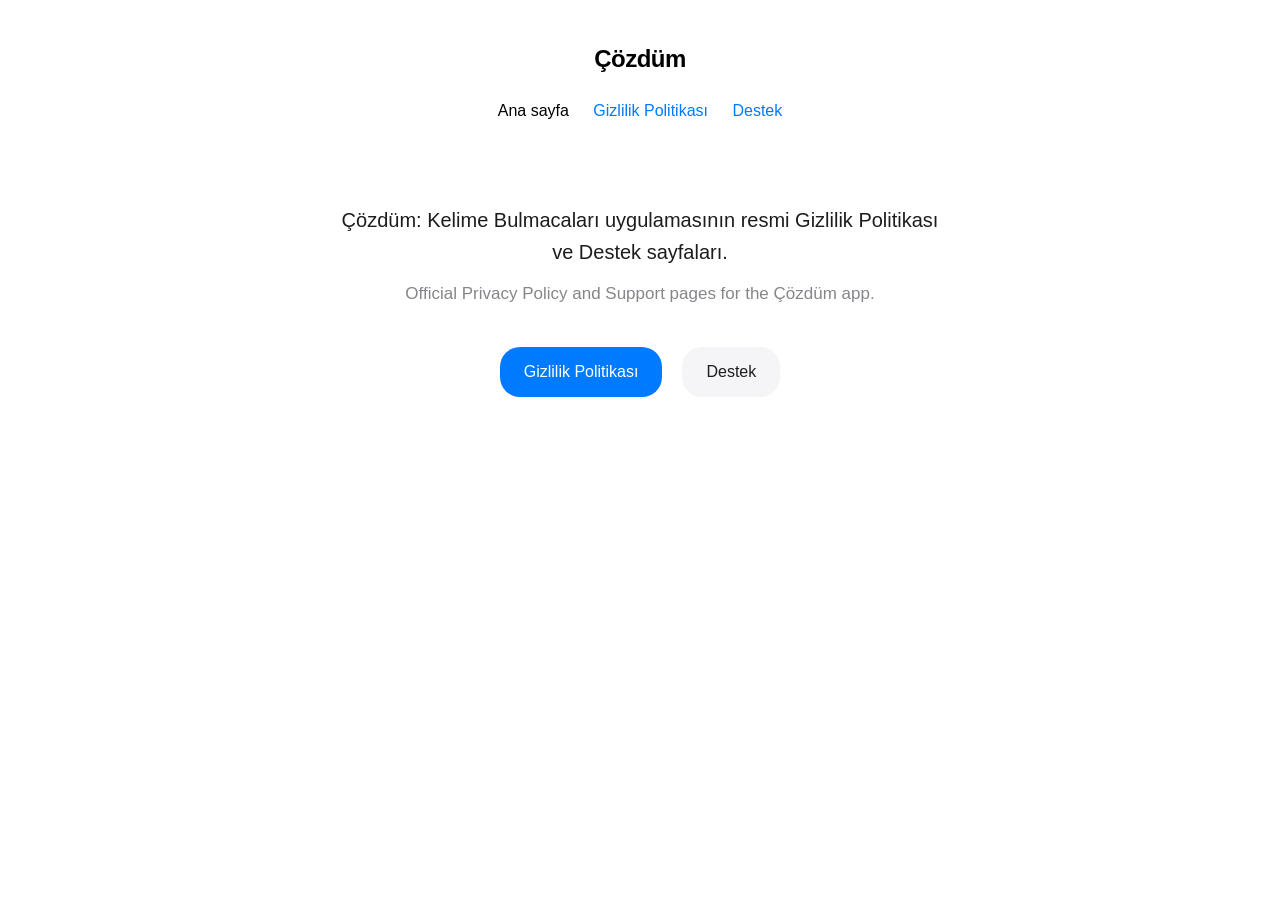
<file: index.html>
<!DOCTYPE html>
<html lang="tr">
<head>
    <meta charset="UTF-8">
    <meta name="viewport" content="width=device-width, initial-scale=1.0">
    <title>Çözdüm</title>
    <link rel="stylesheet" href="style.css">
</head>
<body>
    <div class="container">
        <header>
            <h1 class="site-title">Çözdüm</h1>
            <nav>
                <a href="index.html" class="active">Ana sayfa</a>
                <a href="privacy.html">Gizlilik Politikası</a>
                <a href="support.html">Destek</a>
            </nav>
        </header>

        <main style="text-align: center; padding-top: 40px;">
            <p style="font-size: 20px; color: #1d1d1f; max-width: 600px; margin: 0 auto 12px auto;">
                Çözdüm: Kelime Bulmacaları uygulamasının resmi Gizlilik Politikası ve Destek sayfaları.
            </p>
            <p class="muted" style="max-width: 600px; margin: 0 auto 40px auto;">
                Official Privacy Policy and Support pages for the Çözdüm app.
            </p>

            <div style="display: flex; gap: 20px; justify-content: center; flex-wrap: wrap;">
                <a href="privacy.html" style="background: #007aff; color: white; padding: 12px 24px; border-radius: 20px; font-weight: 500; text-decoration: none;">Gizlilik Politikası</a>
                <a href="support.html" style="background: #f5f5f7; color: #1d1d1f; padding: 12px 24px; border-radius: 20px; font-weight: 500; text-decoration: none;">Destek</a>
            </div>
        </main>
    </div>
</body>
</html>
</file>
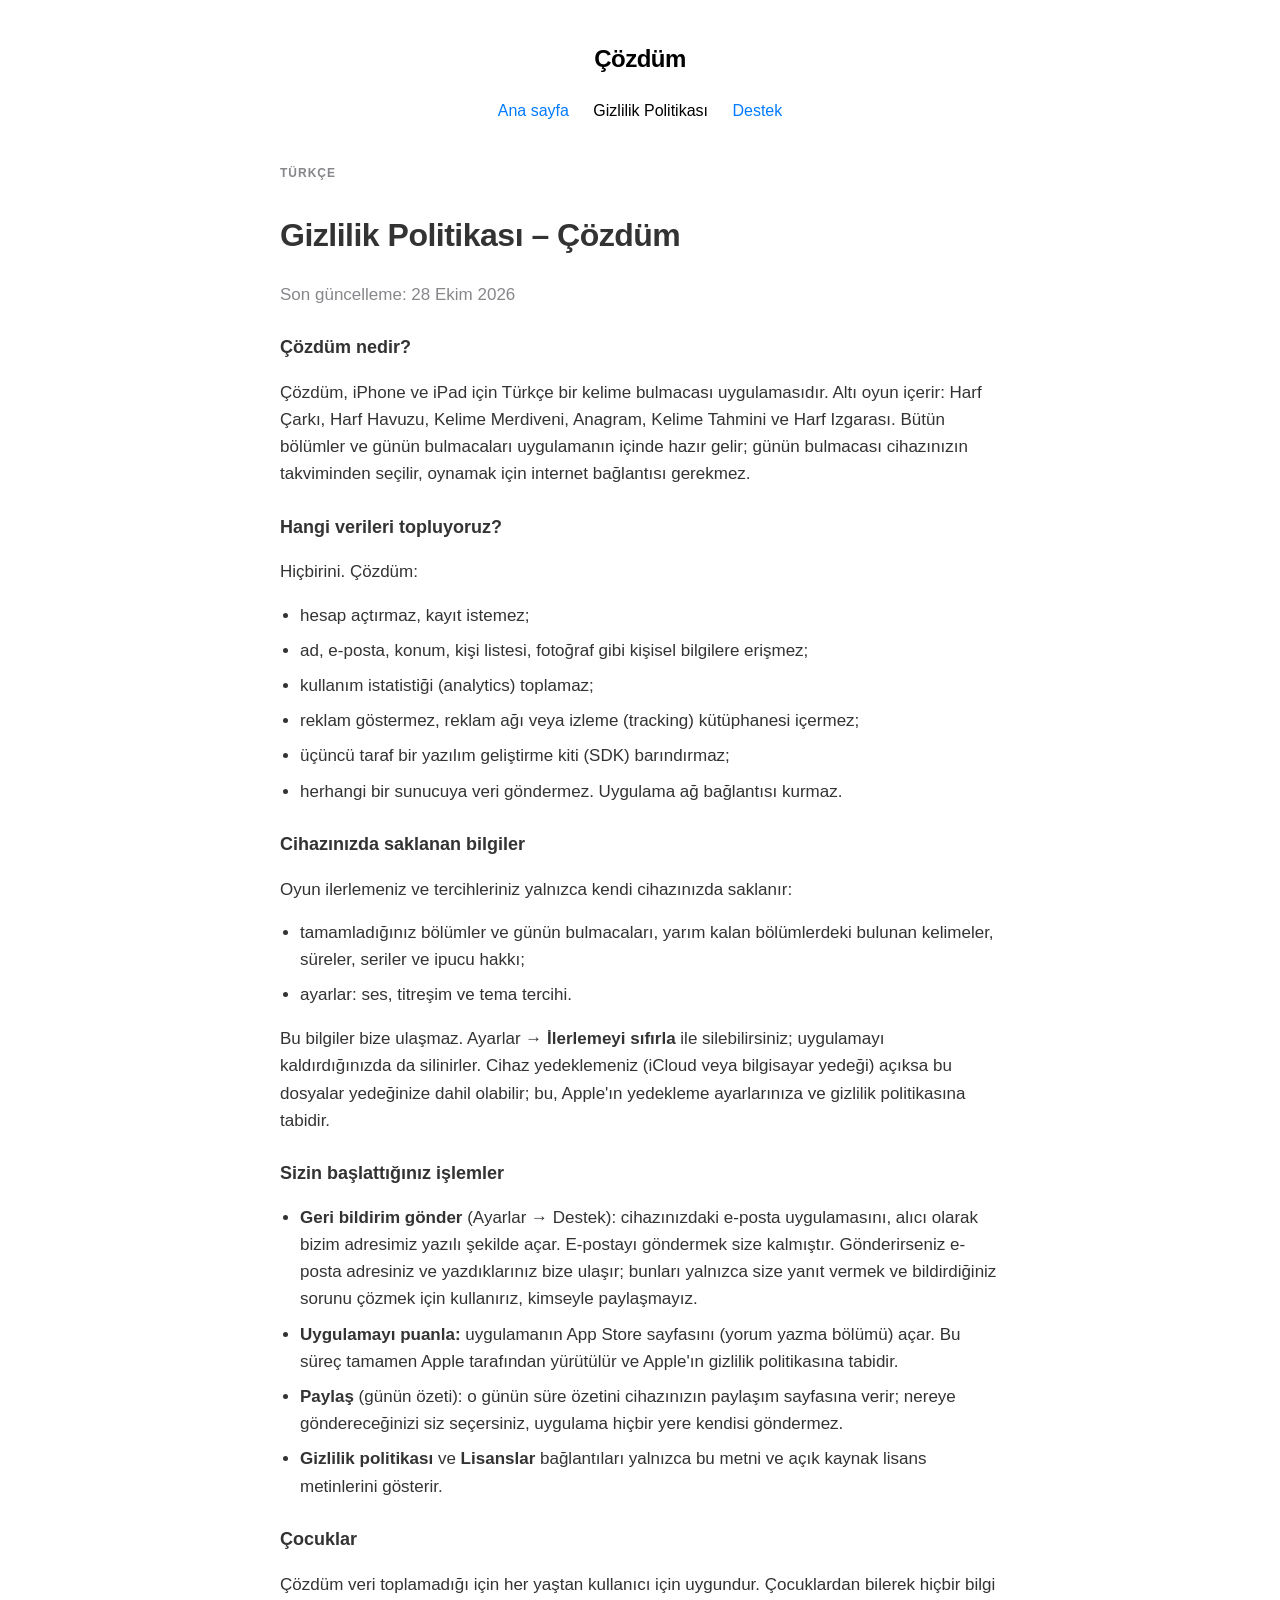
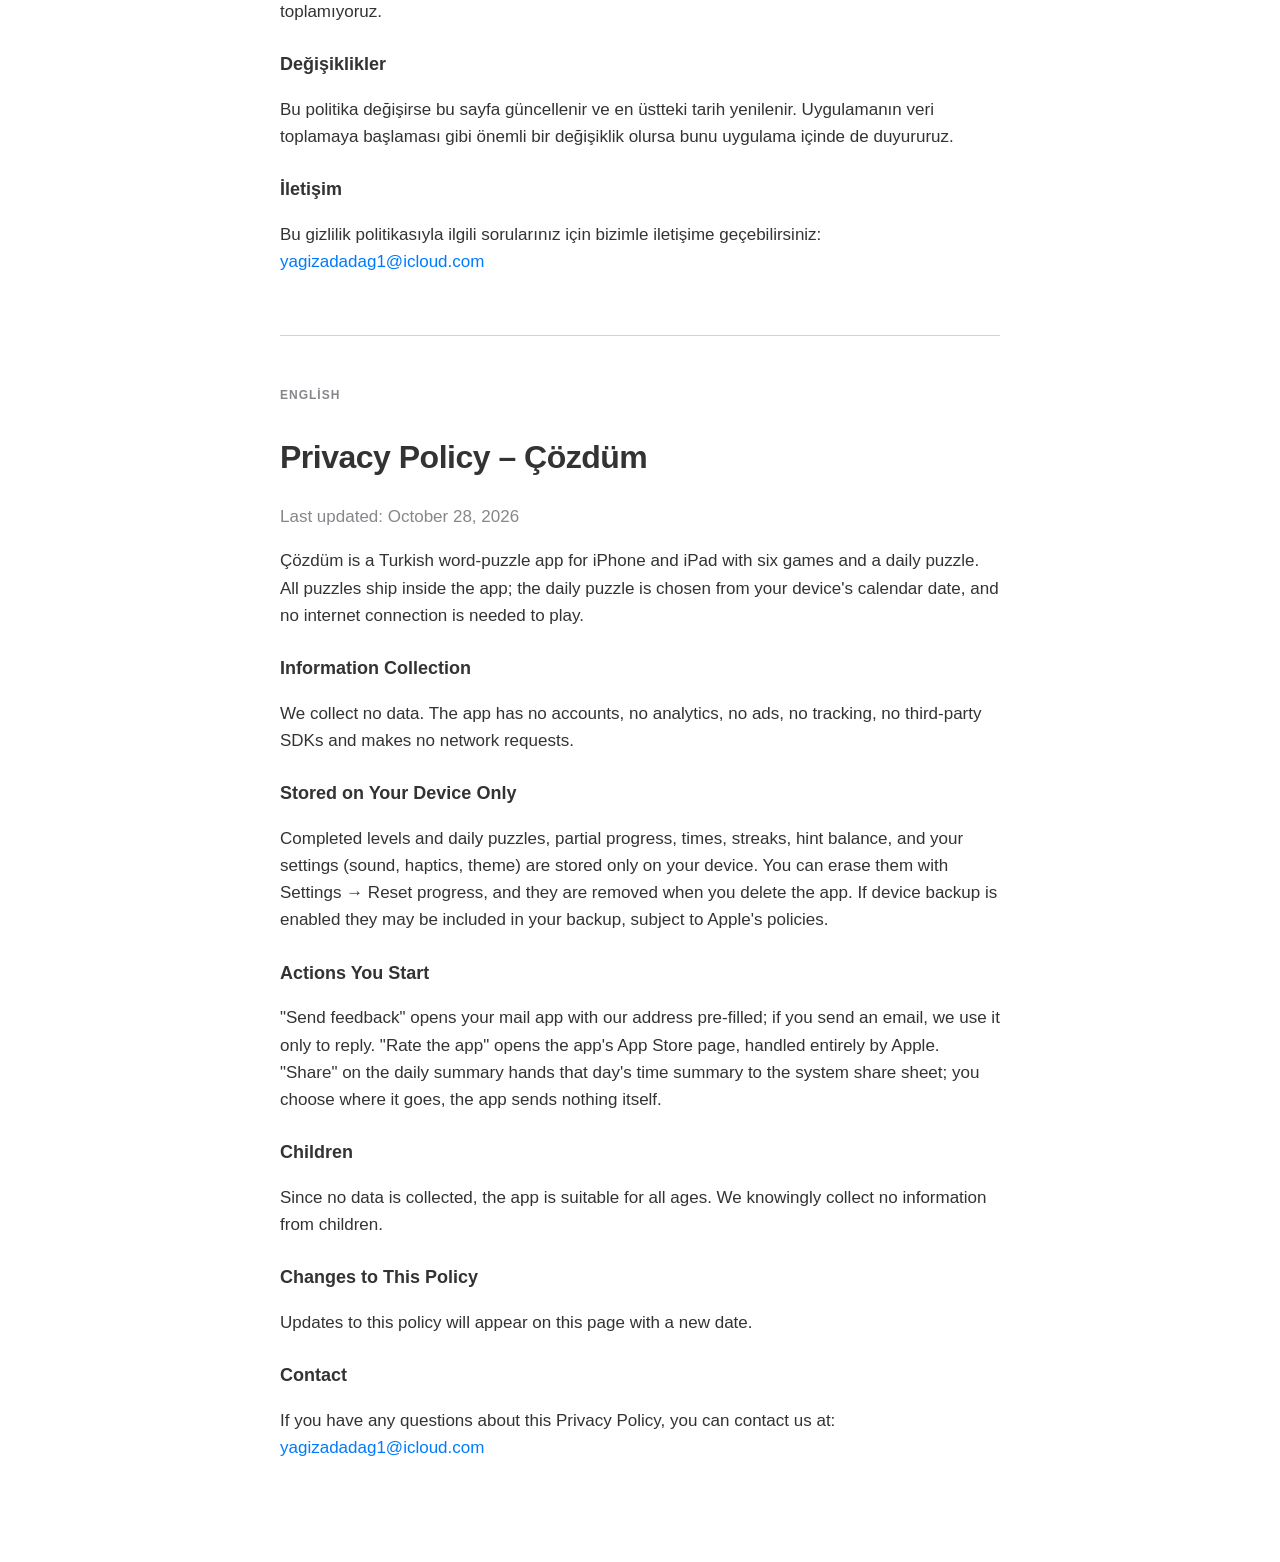
<file: privacy.html>
<!DOCTYPE html>
<html lang="tr">
<head>
    <meta charset="UTF-8">
    <meta name="viewport" content="width=device-width, initial-scale=1.0">
    <title>Gizlilik Politikası – Çözdüm</title>
    <link rel="stylesheet" href="style.css">
</head>
<body>
    <div class="container">
        <header>
            <h1 class="site-title">Çözdüm</h1>
            <nav>
                <a href="index.html">Ana sayfa</a>
                <a href="privacy.html" class="active">Gizlilik Politikası</a>
                <a href="support.html">Destek</a>
            </nav>
        </header>

        <main>
            <!-- TR Section -->
            <section class="lang-section">
                <span class="lang-label">Türkçe</span>
                <h1>Gizlilik Politikası – Çözdüm</h1>
                <p class="muted">Son güncelleme: 28 Ekim 2026</p>

                <h3>Çözdüm nedir?</h3>
                <p>Çözdüm, iPhone ve iPad için Türkçe bir kelime bulmacası uygulamasıdır. Altı oyun içerir: Harf Çarkı,
                    Harf Havuzu, Kelime Merdiveni, Anagram, Kelime Tahmini ve Harf Izgarası. Bütün bölümler ve günün
                    bulmacaları uygulamanın içinde hazır gelir; günün bulmacası cihazınızın takviminden seçilir, oynamak
                    için internet bağlantısı gerekmez.</p>

                <h3>Hangi verileri topluyoruz?</h3>
                <p>Hiçbirini. Çözdüm:</p>
                <ul>
                    <li>hesap açtırmaz, kayıt istemez;</li>
                    <li>ad, e-posta, konum, kişi listesi, fotoğraf gibi kişisel bilgilere erişmez;</li>
                    <li>kullanım istatistiği (analytics) toplamaz;</li>
                    <li>reklam göstermez, reklam ağı veya izleme (tracking) kütüphanesi içermez;</li>
                    <li>üçüncü taraf bir yazılım geliştirme kiti (SDK) barındırmaz;</li>
                    <li>herhangi bir sunucuya veri göndermez. Uygulama ağ bağlantısı kurmaz.</li>
                </ul>

                <h3>Cihazınızda saklanan bilgiler</h3>
                <p>Oyun ilerlemeniz ve tercihleriniz yalnızca kendi cihazınızda saklanır:</p>
                <ul>
                    <li>tamamladığınız bölümler ve günün bulmacaları, yarım kalan bölümlerdeki bulunan kelimeler,
                        süreler, seriler ve ipucu hakkı;</li>
                    <li>ayarlar: ses, titreşim ve tema tercihi.</li>
                </ul>
                <p>Bu bilgiler bize ulaşmaz. Ayarlar → <strong>İlerlemeyi sıfırla</strong> ile silebilirsiniz;
                    uygulamayı kaldırdığınızda da silinirler. Cihaz yedeklemeniz (iCloud veya bilgisayar yedeği) açıksa
                    bu dosyalar yedeğinize dahil olabilir; bu, Apple'ın yedekleme ayarlarınıza ve gizlilik politikasına
                    tabidir.</p>

                <h3>Sizin başlattığınız işlemler</h3>
                <ul>
                    <li><strong>Geri bildirim gönder</strong> (Ayarlar → Destek): cihazınızdaki e-posta uygulamasını,
                        alıcı olarak bizim adresimiz yazılı şekilde açar. E-postayı göndermek size kalmıştır.
                        Gönderirseniz e-posta adresiniz ve yazdıklarınız bize ulaşır; bunları yalnızca size yanıt vermek
                        ve bildirdiğiniz sorunu çözmek için kullanırız, kimseyle paylaşmayız.</li>
                    <li><strong>Uygulamayı puanla:</strong> uygulamanın App Store sayfasını (yorum yazma bölümü) açar.
                        Bu süreç tamamen Apple tarafından yürütülür ve Apple'ın gizlilik politikasına tabidir.</li>
                    <li><strong>Paylaş</strong> (günün özeti): o günün süre özetini cihazınızın paylaşım sayfasına
                        verir; nereye göndereceğinizi siz seçersiniz, uygulama hiçbir yere kendisi göndermez.</li>
                    <li><strong>Gizlilik politikası</strong> ve <strong>Lisanslar</strong> bağlantıları yalnızca bu
                        metni ve açık kaynak lisans metinlerini gösterir.</li>
                </ul>

                <h3>Çocuklar</h3>
                <p>Çözdüm veri toplamadığı için her yaştan kullanıcı için uygundur. Çocuklardan bilerek hiçbir bilgi
                    toplamıyoruz.</p>

                <h3>Değişiklikler</h3>
                <p>Bu politika değişirse bu sayfa güncellenir ve en üstteki tarih yenilenir. Uygulamanın veri toplamaya
                    başlaması gibi önemli bir değişiklik olursa bunu uygulama içinde de duyururuz.</p>

                <h3>İletişim</h3>
                <p>Bu gizlilik politikasıyla ilgili sorularınız için bizimle iletişime geçebilirsiniz:<br>
                    <a href="mailto:yagizadadag1@icloud.com">yagizadadag1@icloud.com</a>
                </p>
            </section>

            <hr>

            <!-- EN Section -->
            <section class="lang-section">
                <span class="lang-label">English</span>
                <h1>Privacy Policy – Çözdüm</h1>
                <p class="muted">Last updated: October 28, 2026</p>

                <p>Çözdüm is a Turkish word-puzzle app for iPhone and iPad with six games and a daily puzzle. All
                    puzzles ship inside the app; the daily puzzle is chosen from your device's calendar date, and no
                    internet connection is needed to play.</p>

                <h3>Information Collection</h3>
                <p>We collect no data. The app has no accounts, no analytics, no ads, no tracking, no third-party SDKs
                    and makes no network requests.</p>

                <h3>Stored on Your Device Only</h3>
                <p>Completed levels and daily puzzles, partial progress, times, streaks, hint balance, and your settings
                    (sound, haptics, theme) are stored only on your device. You can erase them with Settings → Reset
                    progress, and they are removed when you delete the app. If device backup is enabled they may be
                    included in your backup, subject to Apple's policies.</p>

                <h3>Actions You Start</h3>
                <p>"Send feedback" opens your mail app with our address pre-filled; if you send an email, we use it only
                    to reply. "Rate the app" opens the app's App Store page, handled entirely by Apple. "Share" on the
                    daily summary hands that day's time summary to the system share sheet; you choose where it goes,
                    the app sends nothing itself.</p>

                <h3>Children</h3>
                <p>Since no data is collected, the app is suitable for all ages. We knowingly collect no information from
                    children.</p>

                <h3>Changes to This Policy</h3>
                <p>Updates to this policy will appear on this page with a new date.</p>

                <h3>Contact</h3>
                <p>If you have any questions about this Privacy Policy, you can contact us at:<br>
                    <a href="mailto:yagizadadag1@icloud.com">yagizadadag1@icloud.com</a>
                </p>
            </section>
        </main>
    </div>
</body>
</html>
</file>
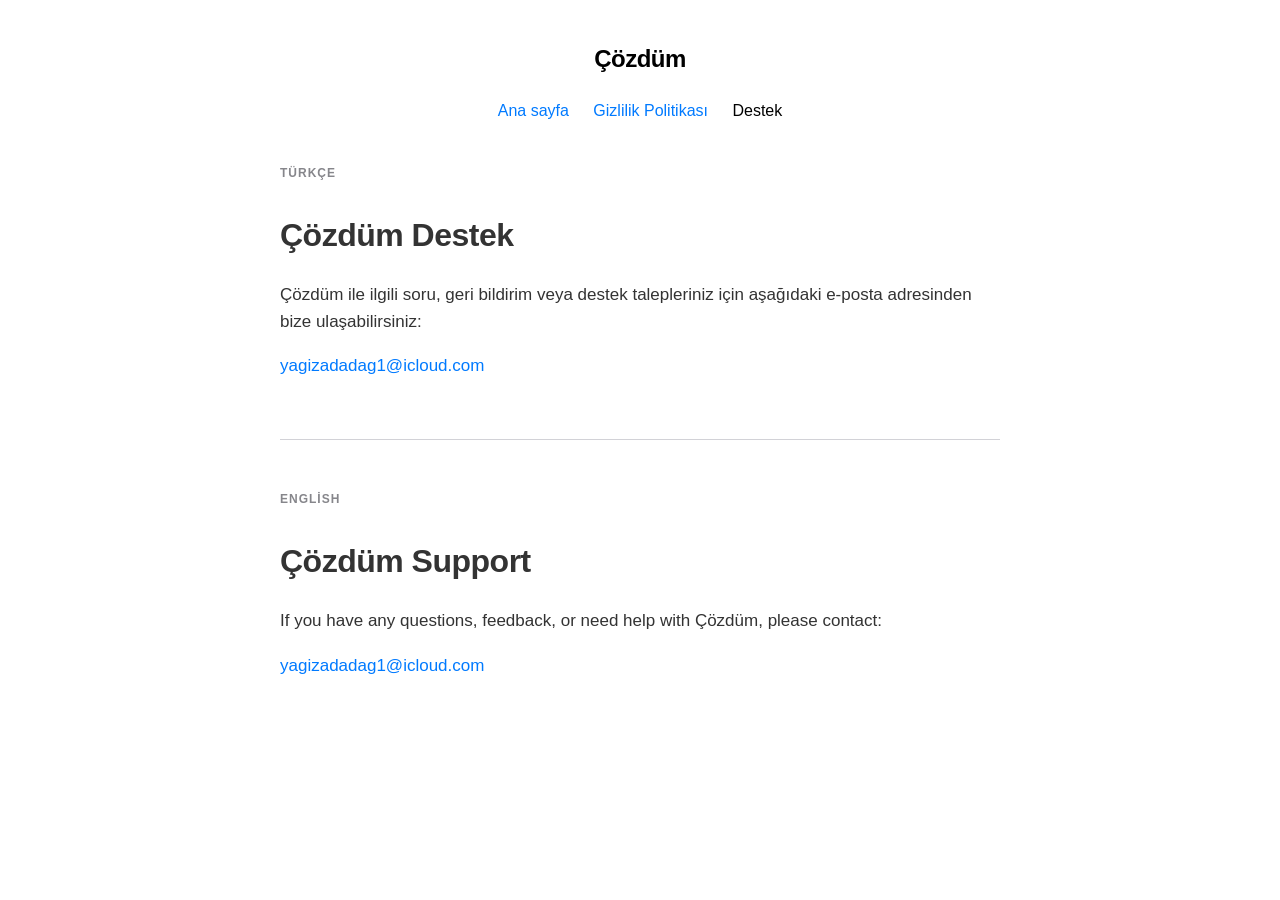
<file: support.html>
<!DOCTYPE html>
<html lang="tr">
<head>
    <meta charset="UTF-8">
    <meta name="viewport" content="width=device-width, initial-scale=1.0">
    <title>Çözdüm Destek</title>
    <link rel="stylesheet" href="style.css">
</head>
<body>
    <div class="container">
        <header>
            <h1 class="site-title">Çözdüm</h1>
            <nav>
                <a href="index.html">Ana sayfa</a>
                <a href="privacy.html">Gizlilik Politikası</a>
                <a href="support.html" class="active">Destek</a>
            </nav>
        </header>

        <main>
            <!-- TR Section -->
            <section class="lang-section">
                <span class="lang-label">Türkçe</span>
                <h1>Çözdüm Destek</h1>
                <p>Çözdüm ile ilgili soru, geri bildirim veya destek talepleriniz için aşağıdaki e-posta adresinden
                    bize ulaşabilirsiniz:</p>
                <p>
                    <a href="mailto:yagizadadag1@icloud.com">yagizadadag1@icloud.com</a>
                </p>
            </section>

            <hr>

            <!-- EN Section -->
            <section class="lang-section">
                <span class="lang-label">English</span>
                <h1>Çözdüm Support</h1>
                <p>If you have any questions, feedback, or need help with Çözdüm, please contact:</p>
                <p>
                    <a href="mailto:yagizadadag1@icloud.com">yagizadadag1@icloud.com</a>
                </p>
            </section>
        </main>
    </div>
</body>
</html>
</file>
<file: style.css>
/* Basic Reset and Typography */
body {
    font-family: -apple-system, BlinkMacSystemFont, "Segoe UI", Roboto, Helvetica, Arial, sans-serif;
    color: #333;
    line-height: 1.6;
    margin: 0;
    padding: 0;
    background-color: #ffffff;
    -webkit-font-smoothing: antialiased;
}

/* Layout */
.container {
    max-width: 720px;
    margin: 0 auto;
    padding: 40px 20px;
}

/* Header & Navigation */
header {
    margin-bottom: 40px;
    text-align: center;
}

h1.site-title {
    font-size: 24px;
    font-weight: 600;
    margin: 0 0 20px 0;
    color: #000;
}

nav a {
    text-decoration: none;
    color: #007aff; /* Apple Blue */
    margin: 0 10px;
    font-size: 16px;
    font-weight: 500;
}

nav a:hover {
    text-decoration: underline;
}

nav a.active {
    color: #000;
    cursor: default;
    text-decoration: none;
}

/* Headings */
h1 {
    font-size: 32px;
    font-weight: 700;
    margin-bottom: 20px;
    letter-spacing: -0.5px;
}

h2 {
    font-size: 24px;
    font-weight: 600;
    margin-top: 40px;
    margin-bottom: 15px;
    letter-spacing: -0.3px;
}

h3 {
    font-size: 18px;
    font-weight: 600;
    margin-top: 25px;
    margin-bottom: 10px;
}

/* Content */
p, li {
    font-size: 17px;
    margin-bottom: 16px;
    color: #333;
}

li {
    margin-bottom: 8px;
}

ul {
    padding-left: 20px;
}

a {
    color: #007aff;
    text-decoration: none;
}

a:hover {
    text-decoration: underline;
}

hr {
    border: 0;
    border-top: 1px solid #d2d2d7;
    margin: 50px 0;
}

/* Language Sections */
.lang-section {
    margin-bottom: 60px;
}

.lang-label {
    text-transform: uppercase;
    font-size: 12px;
    color: #86868b;
    font-weight: 600;
    letter-spacing: 1px;
    margin-bottom: 10px;
    display: block;
}

.muted {
    color: #86868b;
}

/* Mobile Adjustments */
@media (max-width: 600px) {
    .container {
        padding: 20px;
    }

    h1 {
        font-size: 28px;
    }
}
</file>
